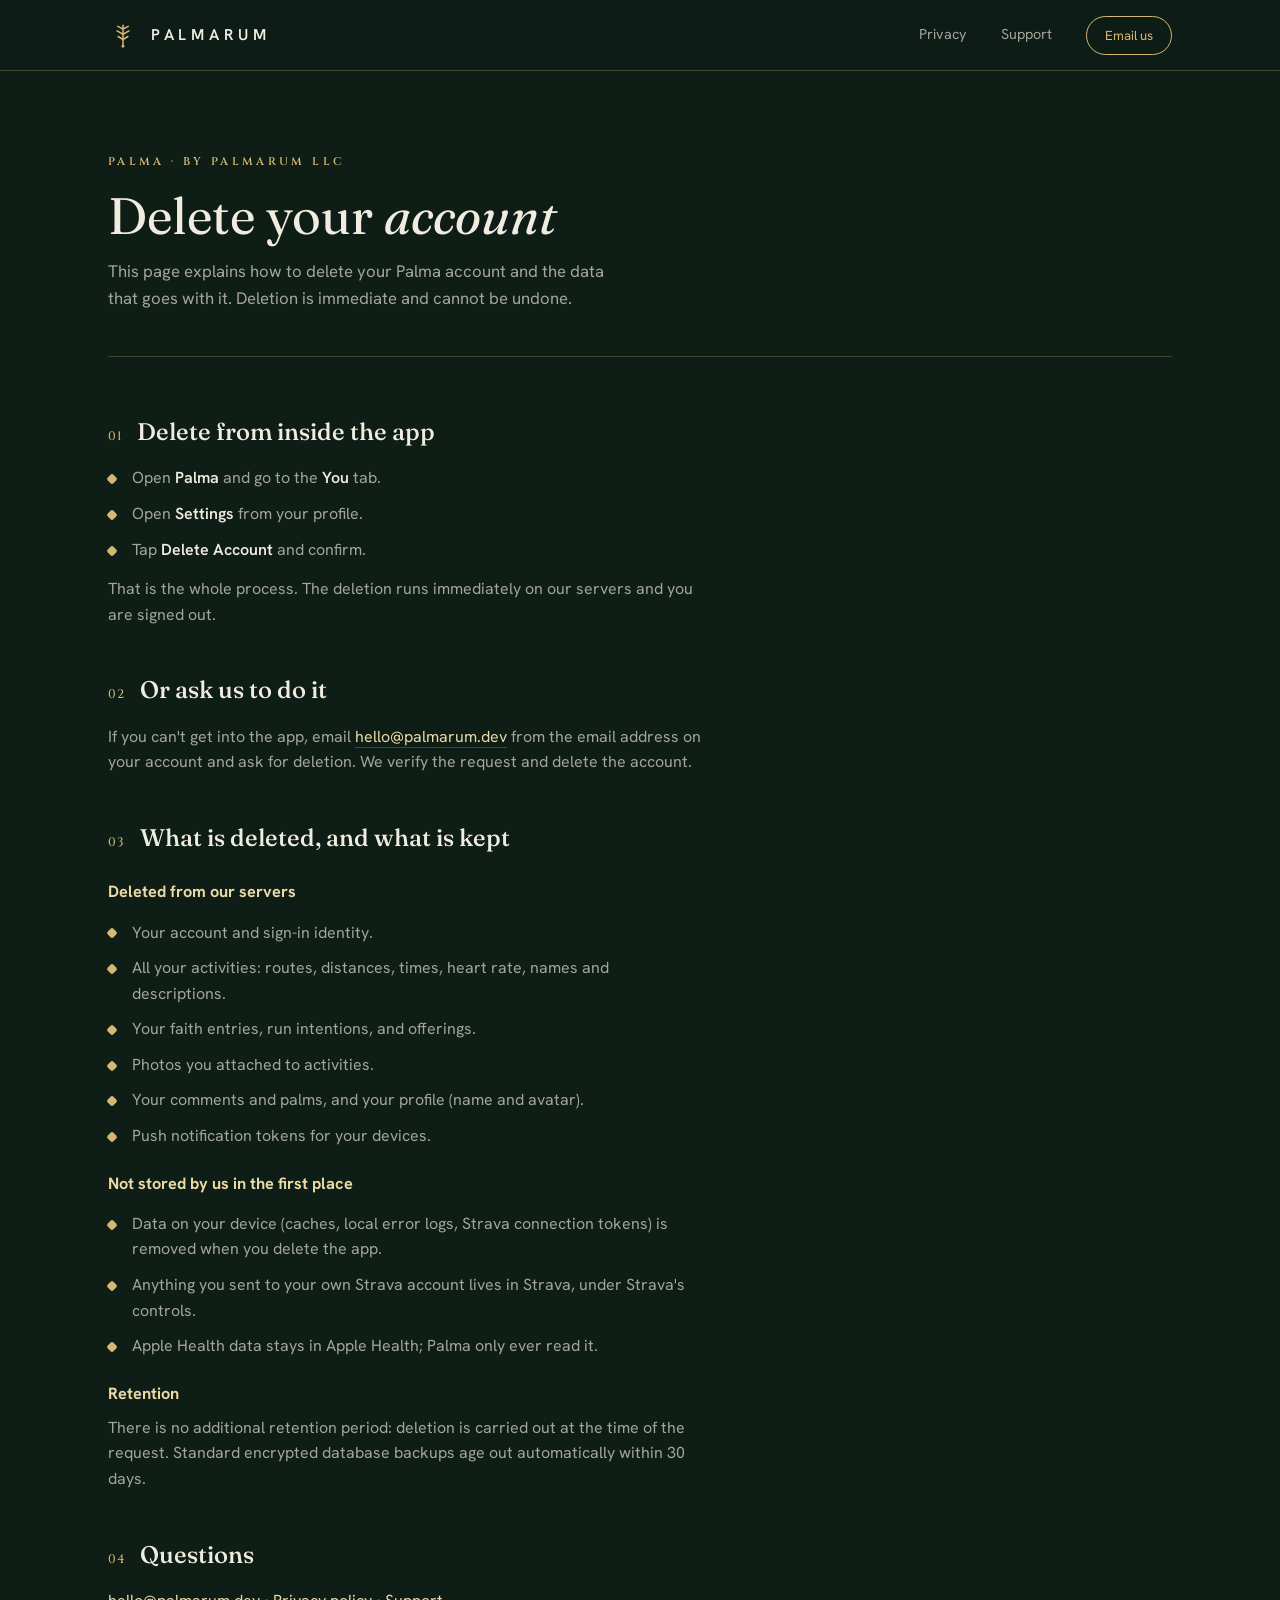
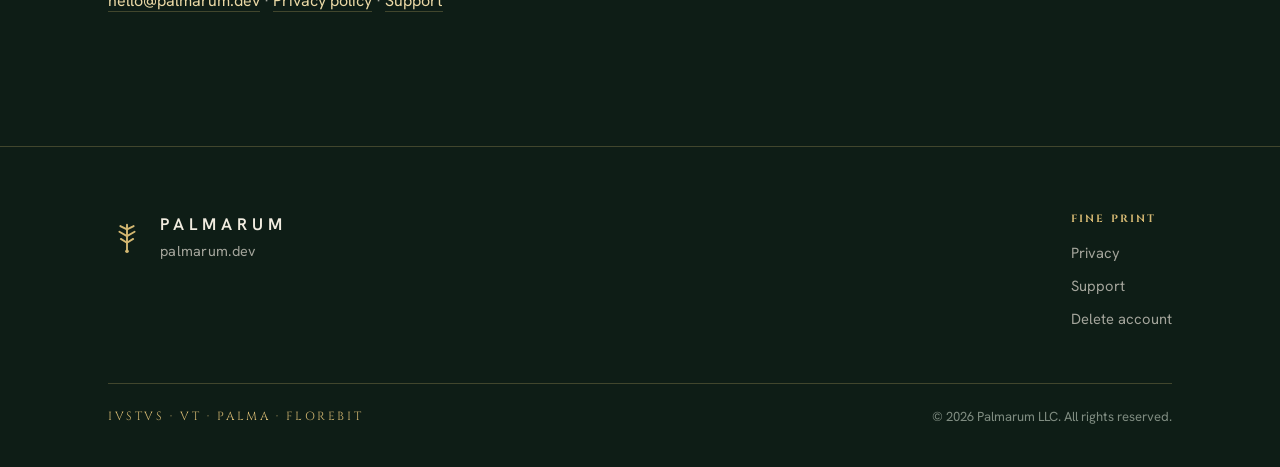
<file: delete-account/index.html>
<!DOCTYPE html>
<html lang="en">
<head>
<meta charset="UTF-8">
<meta name="viewport" content="width=device-width, initial-scale=1.0">
<title>Delete Your Account — Palma</title>
<meta name="description" content="How to delete your Palma account and all associated data, published by Palmarum LLC. In-app steps, what gets deleted, and what is kept.">
<meta name="author" content="Palmarum LLC">
<meta name="theme-color" content="#0E1D16">
<link rel="canonical" href="https://palmarum.dev/delete-account/">
<meta property="og:type" content="website">
<meta property="og:site_name" content="Palmarum">
<meta property="og:title" content="Delete Your Account — Palma">
<meta property="og:description" content="How to delete your Palma account and all associated data.">
<meta property="og:url" content="https://palmarum.dev/delete-account/">
<meta property="og:image" content="https://palmarum.dev/favicon.png">
<link rel="icon" href="/favicon.png" type="image/png">
<link rel="apple-touch-icon" href="/apple-touch-icon.png">
<link rel="preconnect" href="https://fonts.googleapis.com">
<link rel="preconnect" href="https://fonts.gstatic.com" crossorigin>
<link href="https://fonts.googleapis.com/css2?family=Cinzel:wght@500;600&family=Fraunces:ital,opsz,wght@0,9..144,400;0,9..144,500;1,9..144,400&family=Hanken+Grotesk:wght@400;500;600;700&display=swap" rel="stylesheet">
<link rel="stylesheet" href="/styles.css">
</head>
<body>

<a class="skip" href="#top">Skip to content</a>

<svg width="0" height="0" style="position:absolute" aria-hidden="true"><defs>
  <symbol id="ic-mark" viewBox="0 0 40 40">
    <g fill="none" stroke="#D4B872" stroke-width="2" stroke-linecap="round" stroke-linejoin="round">
      <path d="M20 35 L20 7"/>
      <path d="M20 12 L13 8.5 M20 12 L27 8.5"/>
      <path d="M20 19 L12 14.5 M20 19 L28 14.5"/>
      <path d="M20 26 L13.5 22 M20 26 L26.5 22"/>
    </g>
    <circle cx="20" cy="35" r="1.9" fill="#D4B872"/>
  </symbol>
</defs></svg>

<header class="nav">
  <div class="wrap nav-in">
    <a class="brand" href="/" aria-label="Palmarum home">
      <svg class="mk" aria-hidden="true"><use href="#ic-mark"/></svg>
      <span class="name wordmark">Palmarum</span>
    </a>
    <nav class="navlinks" aria-label="Primary">
      <a href="/privacy/">Privacy</a><a href="/support/">Support</a>
      <a class="pill" href="mailto:hello@palmarum.dev">Email us</a>
    </nav>
  </div>
</header>

<main id="top">
<div class="wrap">
  <div class="page-head">
    <span class="eyebrow">Palma · by Palmarum LLC</span>
    <h1>Delete your <span class="serif-it">account</span></h1>
    <p class="sub">This page explains how to delete your Palma account and the data that goes with it. Deletion is immediate and cannot be undone.</p>
  </div>

  <div class="prose">

    <section>
      <h2><span class="num">01</span>Delete from inside the app</h2>
      <ul>
        <li>Open <b>Palma</b> and go to the <b>You</b> tab.</li>
        <li>Open <b>Settings</b> from your profile.</li>
        <li>Tap <b>Delete Account</b> and confirm.</li>
      </ul>
      <p>That is the whole process. The deletion runs immediately on our servers and you are signed out.</p>
    </section>

    <section>
      <h2><span class="num">02</span>Or ask us to do it</h2>
      <p>If you can't get into the app, email <a href="mailto:hello@palmarum.dev">hello@palmarum.dev</a> from the email address on your account and ask for deletion. We verify the request and delete the account.</p>
    </section>

    <section>
      <h2><span class="num">03</span>What is deleted, and what is kept</h2>
      <h3>Deleted from our servers</h3>
      <ul>
        <li>Your account and sign-in identity.</li>
        <li>All your activities: routes, distances, times, heart rate, names and descriptions.</li>
        <li>Your faith entries, run intentions, and offerings.</li>
        <li>Photos you attached to activities.</li>
        <li>Your comments and palms, and your profile (name and avatar).</li>
        <li>Push notification tokens for your devices.</li>
      </ul>
      <h3>Not stored by us in the first place</h3>
      <ul>
        <li>Data on your device (caches, local error logs, Strava connection tokens) is removed when you delete the app.</li>
        <li>Anything you sent to your own Strava account lives in Strava, under Strava's controls.</li>
        <li>Apple Health data stays in Apple Health; Palma only ever read it.</li>
      </ul>
      <h3>Retention</h3>
      <p>There is no additional retention period: deletion is carried out at the time of the request. Standard encrypted database backups age out automatically within 30 days.</p>
    </section>

    <section>
      <h2><span class="num">04</span>Questions</h2>
      <p><a href="mailto:hello@palmarum.dev">hello@palmarum.dev</a> · <a href="/privacy/">Privacy policy</a> · <a href="/support/">Support</a></p>
    </section>

  </div>
</div>
</main>

<footer><div class="wrap">
  <div class="foot-top">
    <div class="foot-brand">
      <svg class="mk" aria-hidden="true"><use href="#ic-mark"/></svg>
      <div><div class="name wordmark">Palmarum</div><div class="dom">palmarum.dev</div></div>
    </div>
    <div class="foot-cols">
      <div class="foot-col"><h4>Fine print</h4><a href="/privacy/">Privacy</a><a href="/support/">Support</a><a href="/delete-account/">Delete account</a></div>
    </div>
  </div>
  <div class="foot-rule">
    <span class="lat">IVSTVS · VT · PALMA · FLOREBIT</span>
    <span class="cr">© 2026 Palmarum LLC. All rights reserved.</span>
  </div>
</div></footer>

</body>
</html>
</file>
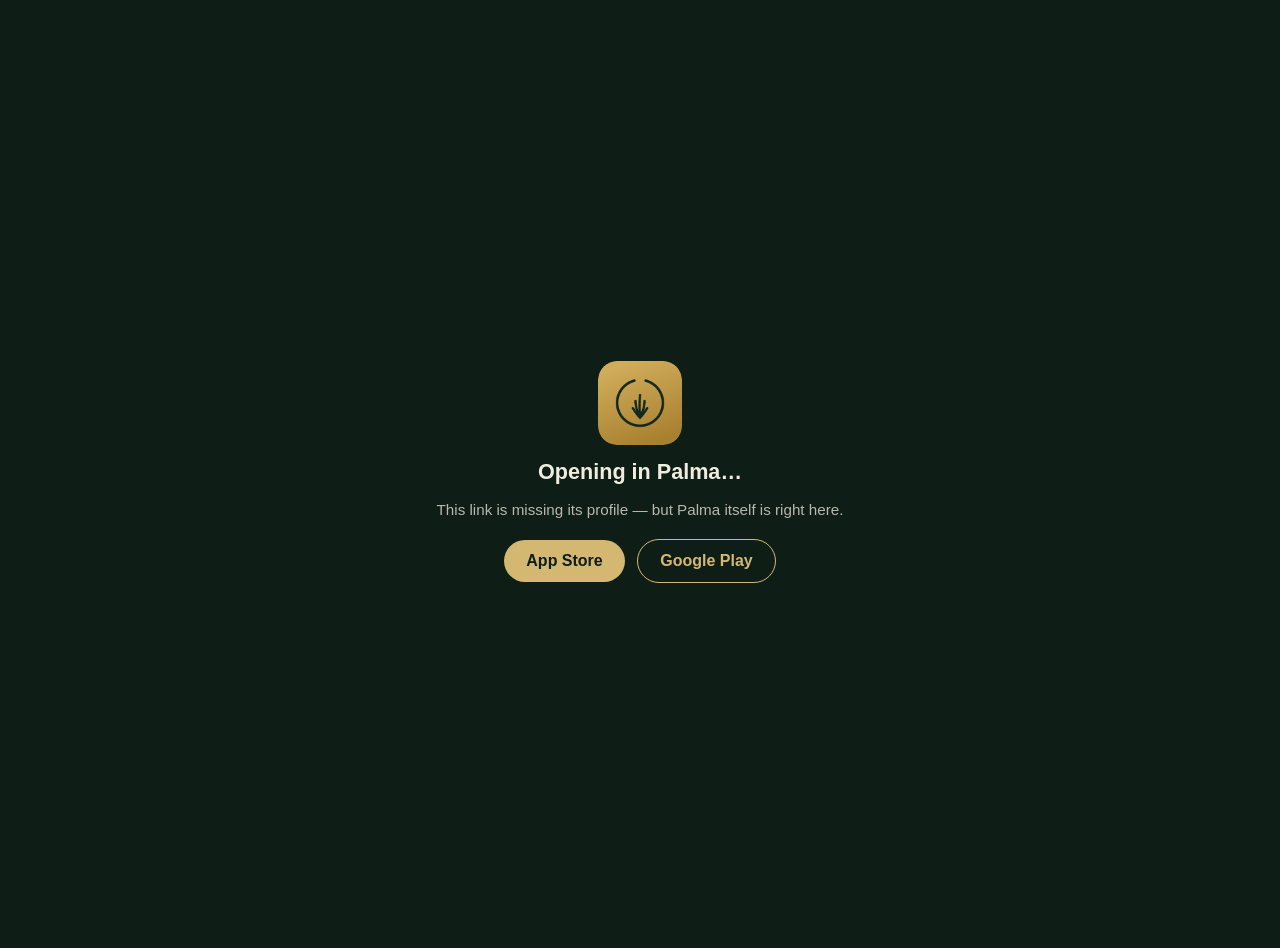
<file: p/index.html>
<!DOCTYPE html>
<html lang="en">
<head>
<meta charset="UTF-8">
<meta name="viewport" content="width=device-width, initial-scale=1.0">
<title>Open in Palma</title>
<meta name="description" content="Opening this profile in Palma — the Catholic workout tracker.">
<meta name="robots" content="noindex">
<link rel="icon" href="/favicon.png" type="image/png">
<style>
  :root { color-scheme: light; }
  body {
    margin: 0; min-height: 100vh; display: grid; place-items: center;
    background: #0E1D16; color: #F1ECE0;
    font-family: "Hanken Grotesk", -apple-system, "Helvetica Neue", Arial, sans-serif;
    text-align: center; padding: 24px;
  }
  .wrap { max-width: 420px; display: grid; gap: 14px; justify-items: center; }
  img.icon { width: 84px; height: 84px; border-radius: 19px; }
  h1 { font-size: 1.35rem; margin: 0; font-weight: 700; }
  p { margin: 0; color: rgba(241,236,224,.75); line-height: 1.5; font-size: .95rem; }
  a.btn {
    display: inline-block; padding: 12px 22px; border-radius: 999px;
    background: #D4B872; color: #0E1D16; font-weight: 700; text-decoration: none;
    margin: 4px;
  }
  a.ghost { background: transparent; color: #D4B872; border: 1.5px solid #D4B872; }
  .stores { display: none; }
  .stores.show { display: block; }
</style>
</head>
<body>
<div class="wrap">
  <img class="icon" src="/favicon.png" alt="Palma app icon">
  <h1>Opening in Palma…</h1>
  <p id="lede">If nothing happens, Palma may not be installed yet — it's free on both stores.</p>
  <div class="stores" id="stores">
    <a class="btn" href="https://apps.apple.com/us/app/palma-running/id6806122487">App&nbsp;Store</a>
    <a class="btn ghost" href="https://play.google.com/store/apps/details?id=com.palmarum.palma">Google&nbsp;Play</a>
  </div>
</div>
<script>
  // A Palma QR code lands here: /p/?u=<userId>. Bounce into the app's
  // member page; if the app never claims the scheme (not installed), show
  // the store buttons after a beat.
  (function () {
    var u = new URLSearchParams(location.search).get('u') || '';
    var ok = /^[0-9a-f-]{16,64}$/i.test(u);
    if (ok) {
      location.href = 'palma://member/' + encodeURIComponent(u);
    } else {
      document.getElementById('lede').textContent =
        'This link is missing its profile — but Palma itself is right here.';
    }
    setTimeout(function () {
      document.getElementById('stores').className = 'stores show';
    }, ok ? 1500 : 0);
  })();
</script>
</body>
</html>
</file>
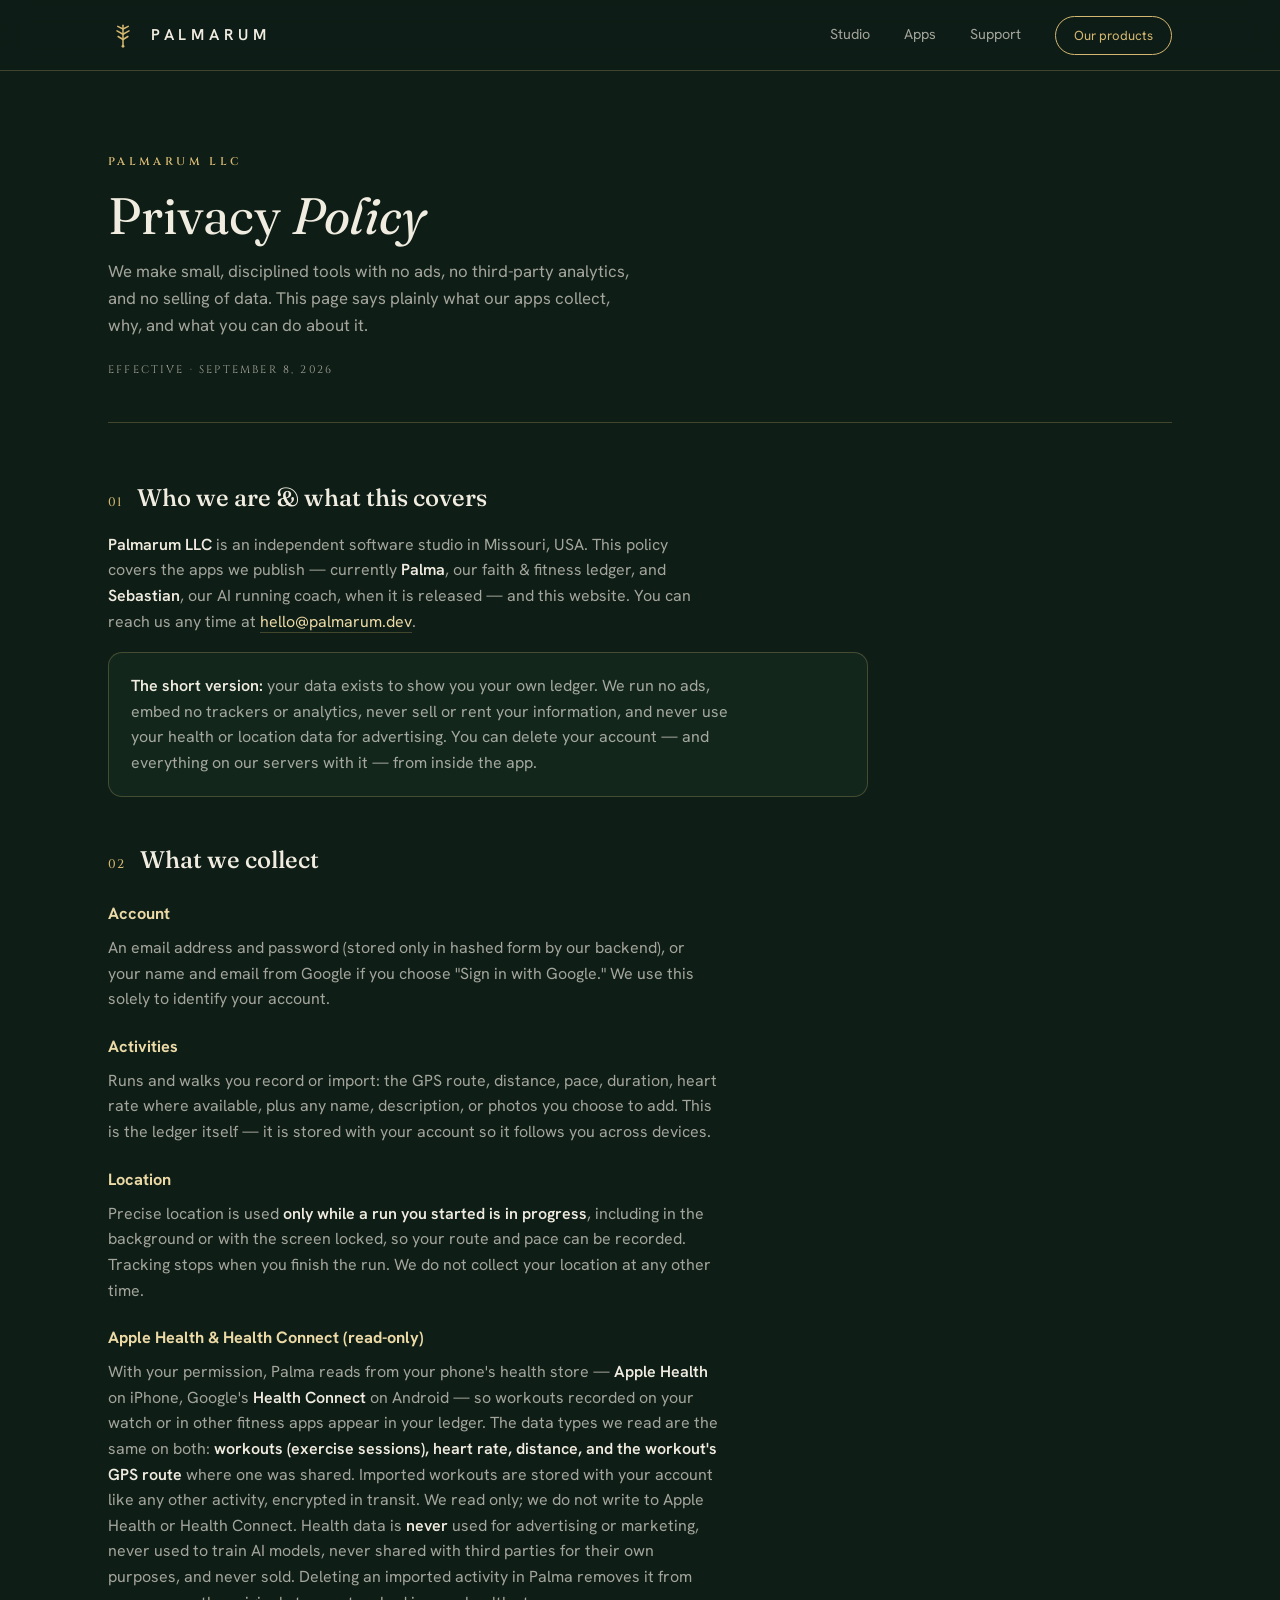
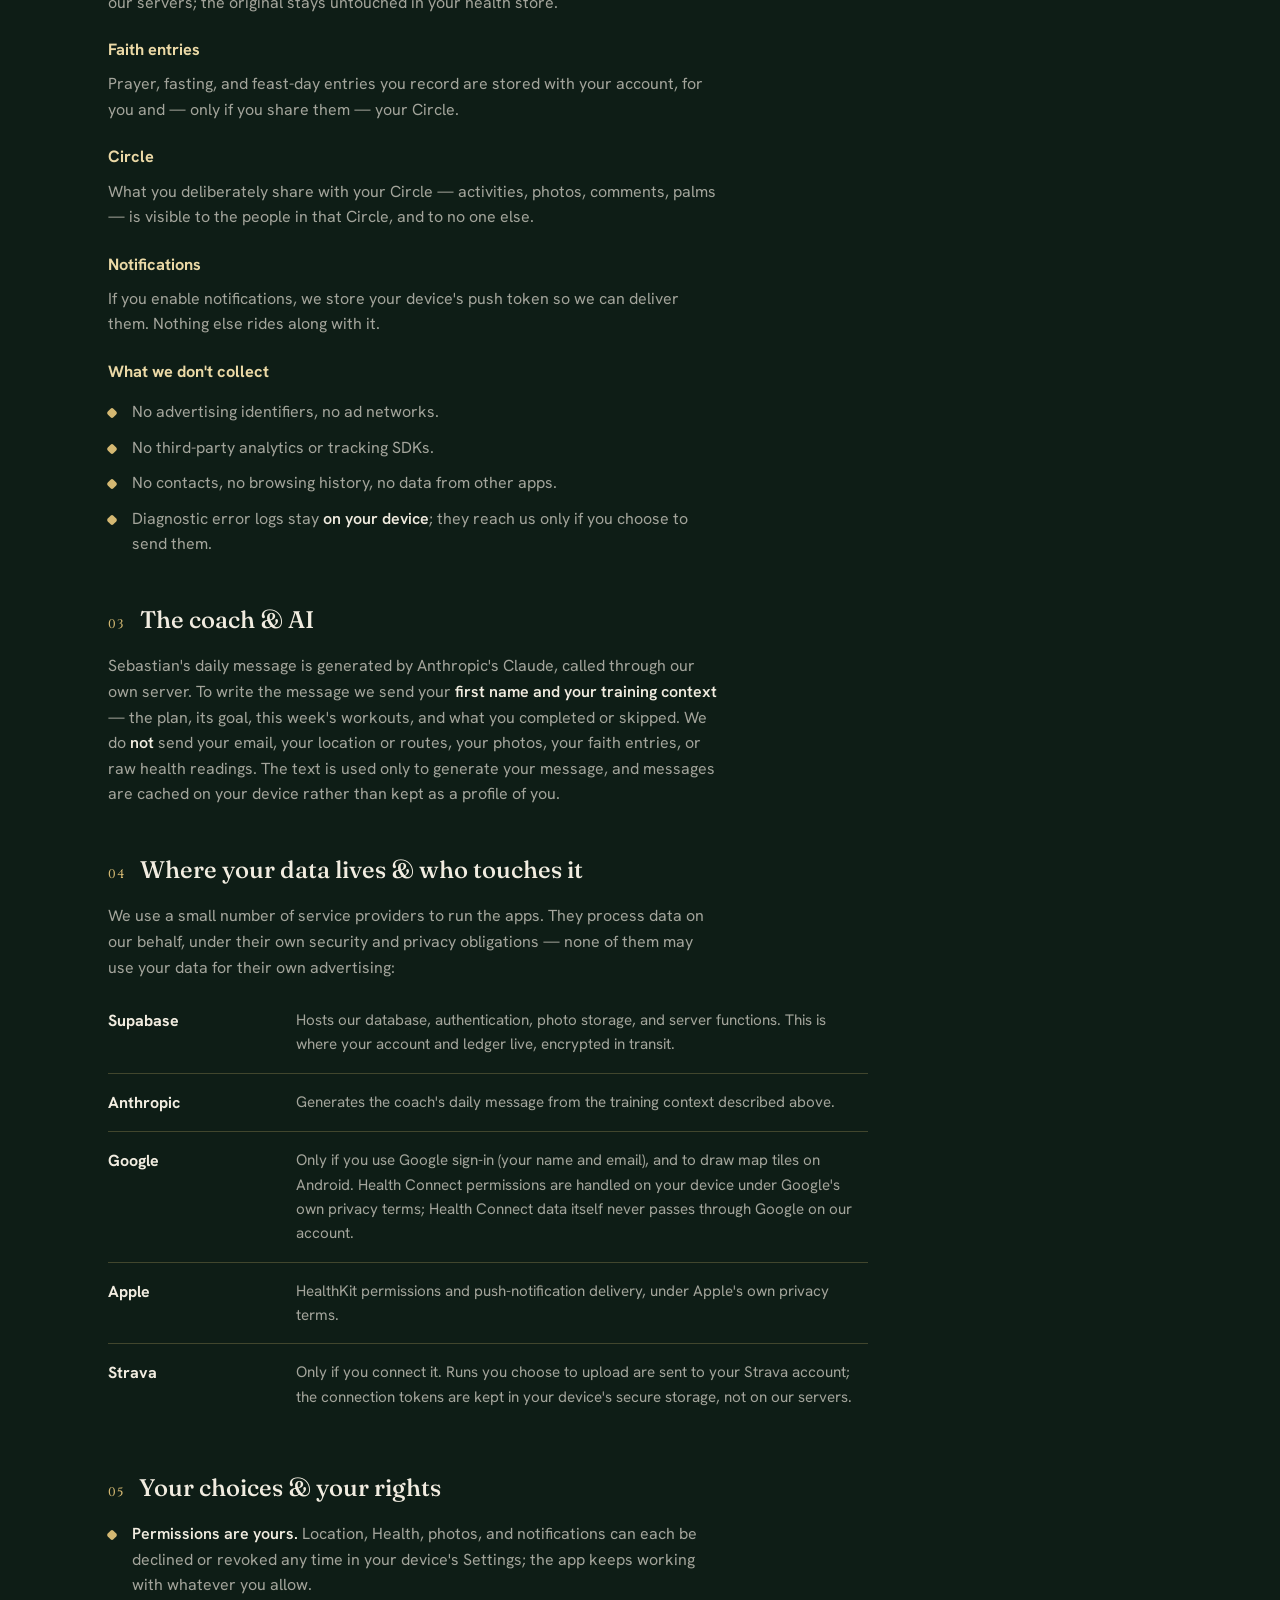
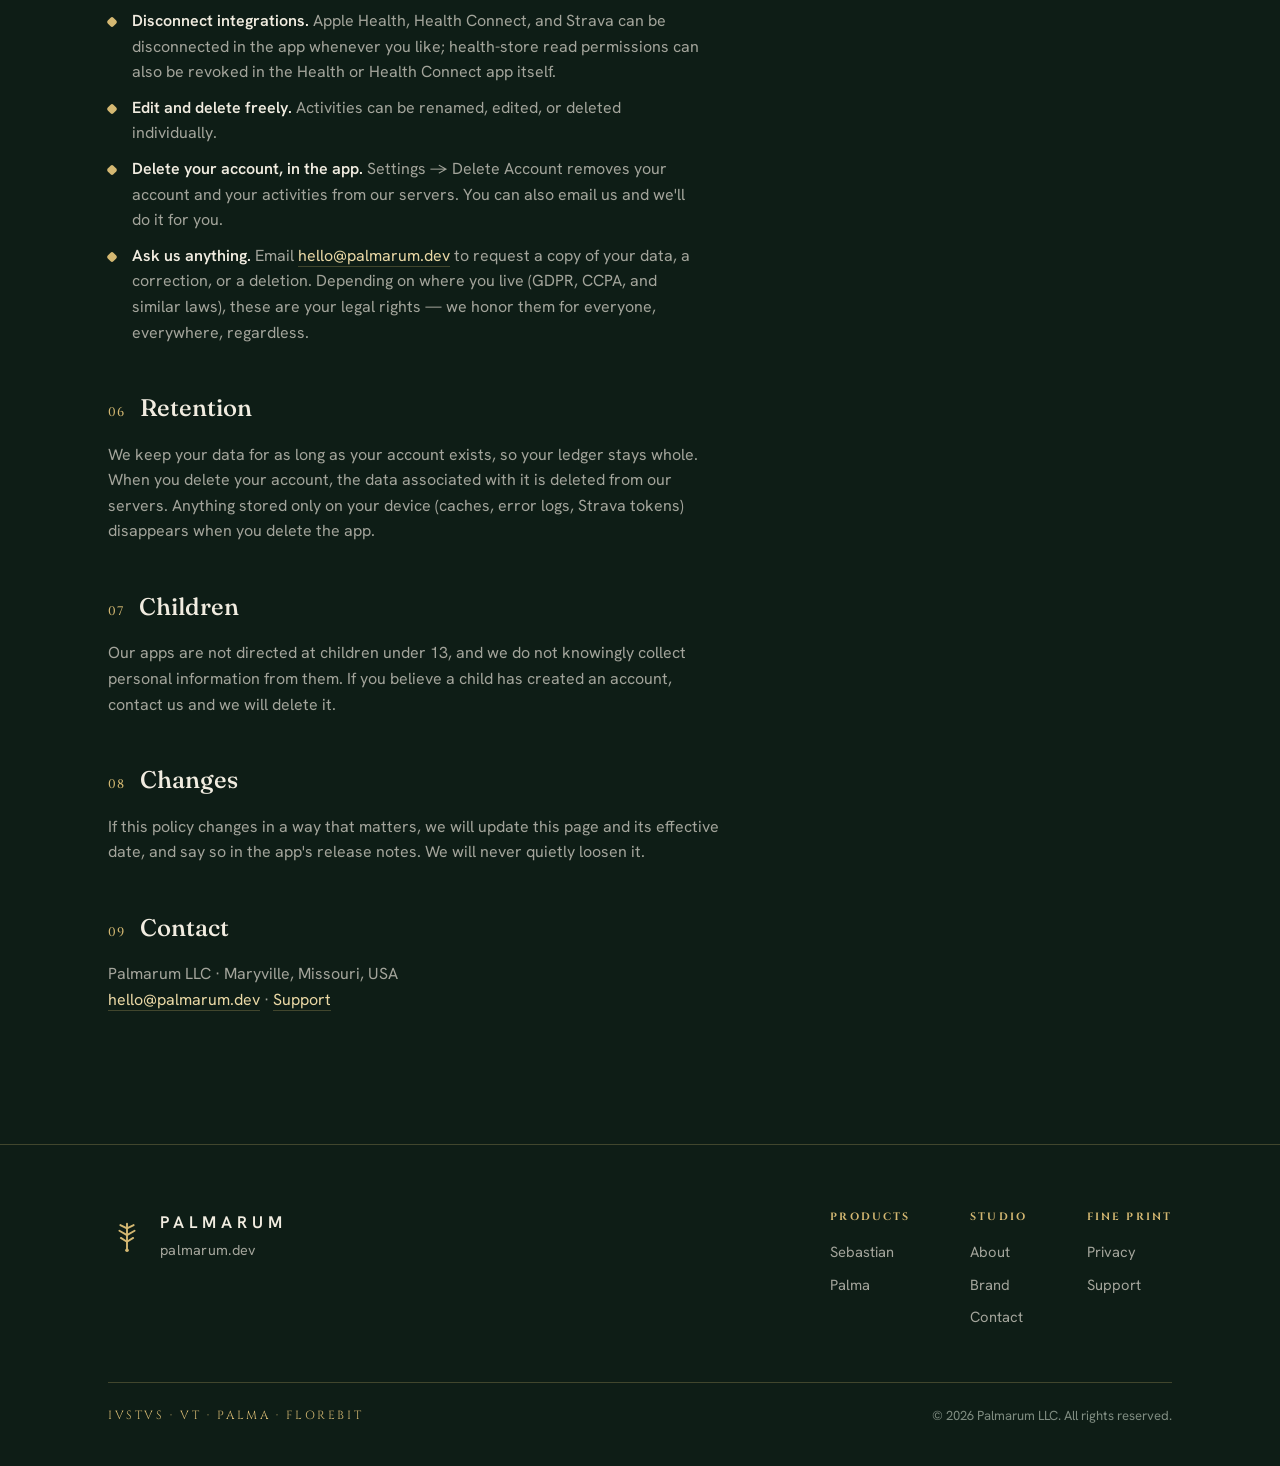
<file: privacy/index.html>
<!DOCTYPE html>
<html lang="en">
<head>
<meta charset="UTF-8">
<meta name="viewport" content="width=device-width, initial-scale=1.0">
<title>Privacy Policy — Palmarum</title>
<meta name="description" content="The privacy policy for Palmarum LLC's apps — Palma and Sebastian. No ads, no trackers, no selling of data. Plain answers about location, Apple Health, Health Connect, and your account.">
<meta name="author" content="Palmarum LLC">
<meta name="theme-color" content="#0E1D16">
<link rel="canonical" href="https://palmarum.dev/privacy/">
<meta property="og:type" content="website">
<meta property="og:site_name" content="Palmarum">
<meta property="og:title" content="Privacy Policy — Palmarum">
<meta property="og:description" content="No ads, no trackers, no selling of data. Plain answers about location, Apple Health, Health Connect, and your account.">
<meta property="og:url" content="https://palmarum.dev/privacy/">
<meta property="og:image" content="https://palmarum.dev/favicon.png">
<link rel="icon" href="/favicon.png" type="image/png">
<link rel="apple-touch-icon" href="/apple-touch-icon.png">
<link rel="preconnect" href="https://fonts.googleapis.com">
<link rel="preconnect" href="https://fonts.gstatic.com" crossorigin>
<link href="https://fonts.googleapis.com/css2?family=Cinzel:wght@500;600&family=Fraunces:ital,opsz,wght@0,9..144,400;0,9..144,500;1,9..144,400&family=Hanken+Grotesk:wght@400;500;600;700&display=swap" rel="stylesheet">
<link rel="stylesheet" href="/styles.css">
</head>
<body>

<a class="skip" href="#top">Skip to content</a>

<svg width="0" height="0" style="position:absolute" aria-hidden="true"><defs>
  <symbol id="ic-mark" viewBox="0 0 40 40">
    <g fill="none" stroke="#D4B872" stroke-width="2" stroke-linecap="round" stroke-linejoin="round">
      <path d="M20 35 L20 7"/>
      <path d="M20 12 L13 8.5 M20 12 L27 8.5"/>
      <path d="M20 19 L12 14.5 M20 19 L28 14.5"/>
      <path d="M20 26 L13.5 22 M20 26 L26.5 22"/>
    </g>
    <circle cx="20" cy="35" r="1.9" fill="#D4B872"/>
  </symbol>
</defs></svg>

<header class="nav">
  <div class="wrap nav-in">
    <a class="brand" href="/" aria-label="Palmarum home">
      <svg class="mk" aria-hidden="true"><use href="#ic-mark"/></svg>
      <span class="name wordmark">Palmarum</span>
    </a>
    <nav class="navlinks" aria-label="Primary">
      <a href="/#studio">Studio</a><a href="/#apps">Apps</a><a href="/support/">Support</a>
      <a class="pill" href="/#apps">Our products</a>
    </nav>
  </div>
</header>

<main id="top">
<div class="wrap">
  <div class="page-head">
    <span class="eyebrow">Palmarum LLC</span>
    <h1>Privacy <span class="serif-it">Policy</span></h1>
    <p class="sub">We make small, disciplined tools with no ads, no third-party analytics, and no selling of data. This page says plainly what our apps collect, why, and what you can do about it.</p>
    <div class="stamp">Effective · September 8, 2026</div>
  </div>

  <div class="prose">

    <section>
      <h2><span class="num">01</span>Who we are &amp; what this covers</h2>
      <p><b>Palmarum LLC</b> is an independent software studio in Missouri, USA. This policy covers the apps we publish — currently <b>Palma</b>, our faith &amp; fitness ledger, and <b>Sebastian</b>, our AI running coach, when it is released — and this website. You can reach us any time at <a href="mailto:hello@palmarum.dev">hello@palmarum.dev</a>.</p>
      <div class="callout">
        <p><b>The short version:</b> your data exists to show you your own ledger. We run no ads, embed no trackers or analytics, never sell or rent your information, and never use your health or location data for advertising. You can delete your account — and everything on our servers with it — from inside the app.</p>
      </div>
    </section>

    <section>
      <h2><span class="num">02</span>What we collect</h2>

      <h3>Account</h3>
      <p>An email address and password (stored only in hashed form by our backend), or your name and email from Google if you choose "Sign in with Google." We use this solely to identify your account.</p>

      <h3>Activities</h3>
      <p>Runs and walks you record or import: the GPS route, distance, pace, duration, heart rate where available, plus any name, description, or photos you choose to add. This is the ledger itself — it is stored with your account so it follows you across devices.</p>

      <h3>Location</h3>
      <p>Precise location is used <b>only while a run you started is in progress</b>, including in the background or with the screen locked, so your route and pace can be recorded. Tracking stops when you finish the run. We do not collect your location at any other time.</p>

      <h3>Apple Health &amp; Health Connect (read-only)</h3>
      <p>With your permission, Palma reads from your phone's health store — <b>Apple Health</b> on iPhone, Google's <b>Health Connect</b> on Android — so workouts recorded on your watch or in other fitness apps appear in your ledger. The data types we read are the same on both: <b>workouts (exercise sessions), heart rate, distance, and the workout's GPS route</b> where one was shared. Imported workouts are stored with your account like any other activity, encrypted in transit. We read only; we do not write to Apple Health or Health Connect. Health data is <b>never</b> used for advertising or marketing, never used to train AI models, never shared with third parties for their own purposes, and never sold. Deleting an imported activity in Palma removes it from our servers; the original stays untouched in your health store.</p>

      <h3>Faith entries</h3>
      <p>Prayer, fasting, and feast-day entries you record are stored with your account, for you and — only if you share them — your Circle.</p>

      <h3>Circle</h3>
      <p>What you deliberately share with your Circle — activities, photos, comments, palms — is visible to the people in that Circle, and to no one else.</p>

      <h3>Notifications</h3>
      <p>If you enable notifications, we store your device's push token so we can deliver them. Nothing else rides along with it.</p>

      <h3>What we don't collect</h3>
      <ul>
        <li>No advertising identifiers, no ad networks.</li>
        <li>No third-party analytics or tracking SDKs.</li>
        <li>No contacts, no browsing history, no data from other apps.</li>
        <li>Diagnostic error logs stay <b>on your device</b>; they reach us only if you choose to send them.</li>
      </ul>
    </section>

    <section>
      <h2><span class="num">03</span>The coach &amp; AI</h2>
      <p>Sebastian's daily message is generated by Anthropic's Claude, called through our own server. To write the message we send your <b>first name and your training context</b> — the plan, its goal, this week's workouts, and what you completed or skipped. We do <b>not</b> send your email, your location or routes, your photos, your faith entries, or raw health readings. The text is used only to generate your message, and messages are cached on your device rather than kept as a profile of you.</p>
    </section>

    <section>
      <h2><span class="num">04</span>Where your data lives &amp; who touches it</h2>
      <p>We use a small number of service providers to run the apps. They process data on our behalf, under their own security and privacy obligations — none of them may use your data for their own advertising:</p>
      <div>
        <div class="svc"><span class="sn">Supabase</span><span class="sd">Hosts our database, authentication, photo storage, and server functions. This is where your account and ledger live, encrypted in transit.</span></div>
        <div class="svc"><span class="sn">Anthropic</span><span class="sd">Generates the coach's daily message from the training context described above.</span></div>
        <div class="svc"><span class="sn">Google</span><span class="sd">Only if you use Google sign-in (your name and email), and to draw map tiles on Android. Health Connect permissions are handled on your device under Google's own privacy terms; Health Connect data itself never passes through Google on our account.</span></div>
        <div class="svc"><span class="sn">Apple</span><span class="sd">HealthKit permissions and push-notification delivery, under Apple's own privacy terms.</span></div>
        <div class="svc"><span class="sn">Strava</span><span class="sd">Only if you connect it. Runs you choose to upload are sent to your Strava account; the connection tokens are kept in your device's secure storage, not on our servers.</span></div>
      </div>
    </section>

    <section>
      <h2><span class="num">05</span>Your choices &amp; your rights</h2>
      <ul>
        <li><b>Permissions are yours.</b> Location, Health, photos, and notifications can each be declined or revoked any time in your device's Settings; the app keeps working with whatever you allow.</li>
        <li><b>Disconnect integrations.</b> Apple Health, Health Connect, and Strava can be disconnected in the app whenever you like; health-store read permissions can also be revoked in the Health or Health Connect app itself.</li>
        <li><b>Edit and delete freely.</b> Activities can be renamed, edited, or deleted individually.</li>
        <li><b>Delete your account, in the app.</b> Settings → Delete Account removes your account and your activities from our servers. You can also email us and we'll do it for you.</li>
        <li><b>Ask us anything.</b> Email <a href="mailto:hello@palmarum.dev">hello@palmarum.dev</a> to request a copy of your data, a correction, or a deletion. Depending on where you live (GDPR, CCPA, and similar laws), these are your legal rights — we honor them for everyone, everywhere, regardless.</li>
      </ul>
    </section>

    <section>
      <h2><span class="num">06</span>Retention</h2>
      <p>We keep your data for as long as your account exists, so your ledger stays whole. When you delete your account, the data associated with it is deleted from our servers. Anything stored only on your device (caches, error logs, Strava tokens) disappears when you delete the app.</p>
    </section>

    <section>
      <h2><span class="num">07</span>Children</h2>
      <p>Our apps are not directed at children under 13, and we do not knowingly collect personal information from them. If you believe a child has created an account, contact us and we will delete it.</p>
    </section>

    <section>
      <h2><span class="num">08</span>Changes</h2>
      <p>If this policy changes in a way that matters, we will update this page and its effective date, and say so in the app's release notes. We will never quietly loosen it.</p>
    </section>

    <section>
      <h2><span class="num">09</span>Contact</h2>
      <p>Palmarum LLC · Maryville, Missouri, USA<br>
      <a href="mailto:hello@palmarum.dev">hello@palmarum.dev</a> · <a href="/support/">Support</a></p>
    </section>

  </div>
</div>
</main>

<footer><div class="wrap">
  <div class="foot-top">
    <div class="foot-brand">
      <svg class="mk" aria-hidden="true"><use href="#ic-mark"/></svg>
      <div><div class="name wordmark">Palmarum</div><div class="dom">palmarum.dev</div></div>
    </div>
    <div class="foot-cols">
      <div class="foot-col"><h4>Products</h4><a href="/#apps">Sebastian</a><a href="/#apps">Palma</a></div>
      <div class="foot-col"><h4>Studio</h4><a href="/#studio">About</a><a href="/#brand">Brand</a><a href="mailto:hello@palmarum.dev">Contact</a></div>
      <div class="foot-col"><h4>Fine print</h4><a href="/privacy/">Privacy</a><a href="/support/">Support</a></div>
    </div>
  </div>
  <div class="foot-rule">
    <span class="lat">IVSTVS · VT · PALMA · FLOREBIT</span>
    <span class="cr">© 2026 Palmarum LLC. All rights reserved.</span>
  </div>
</div></footer>

</body>
</html>
</file>
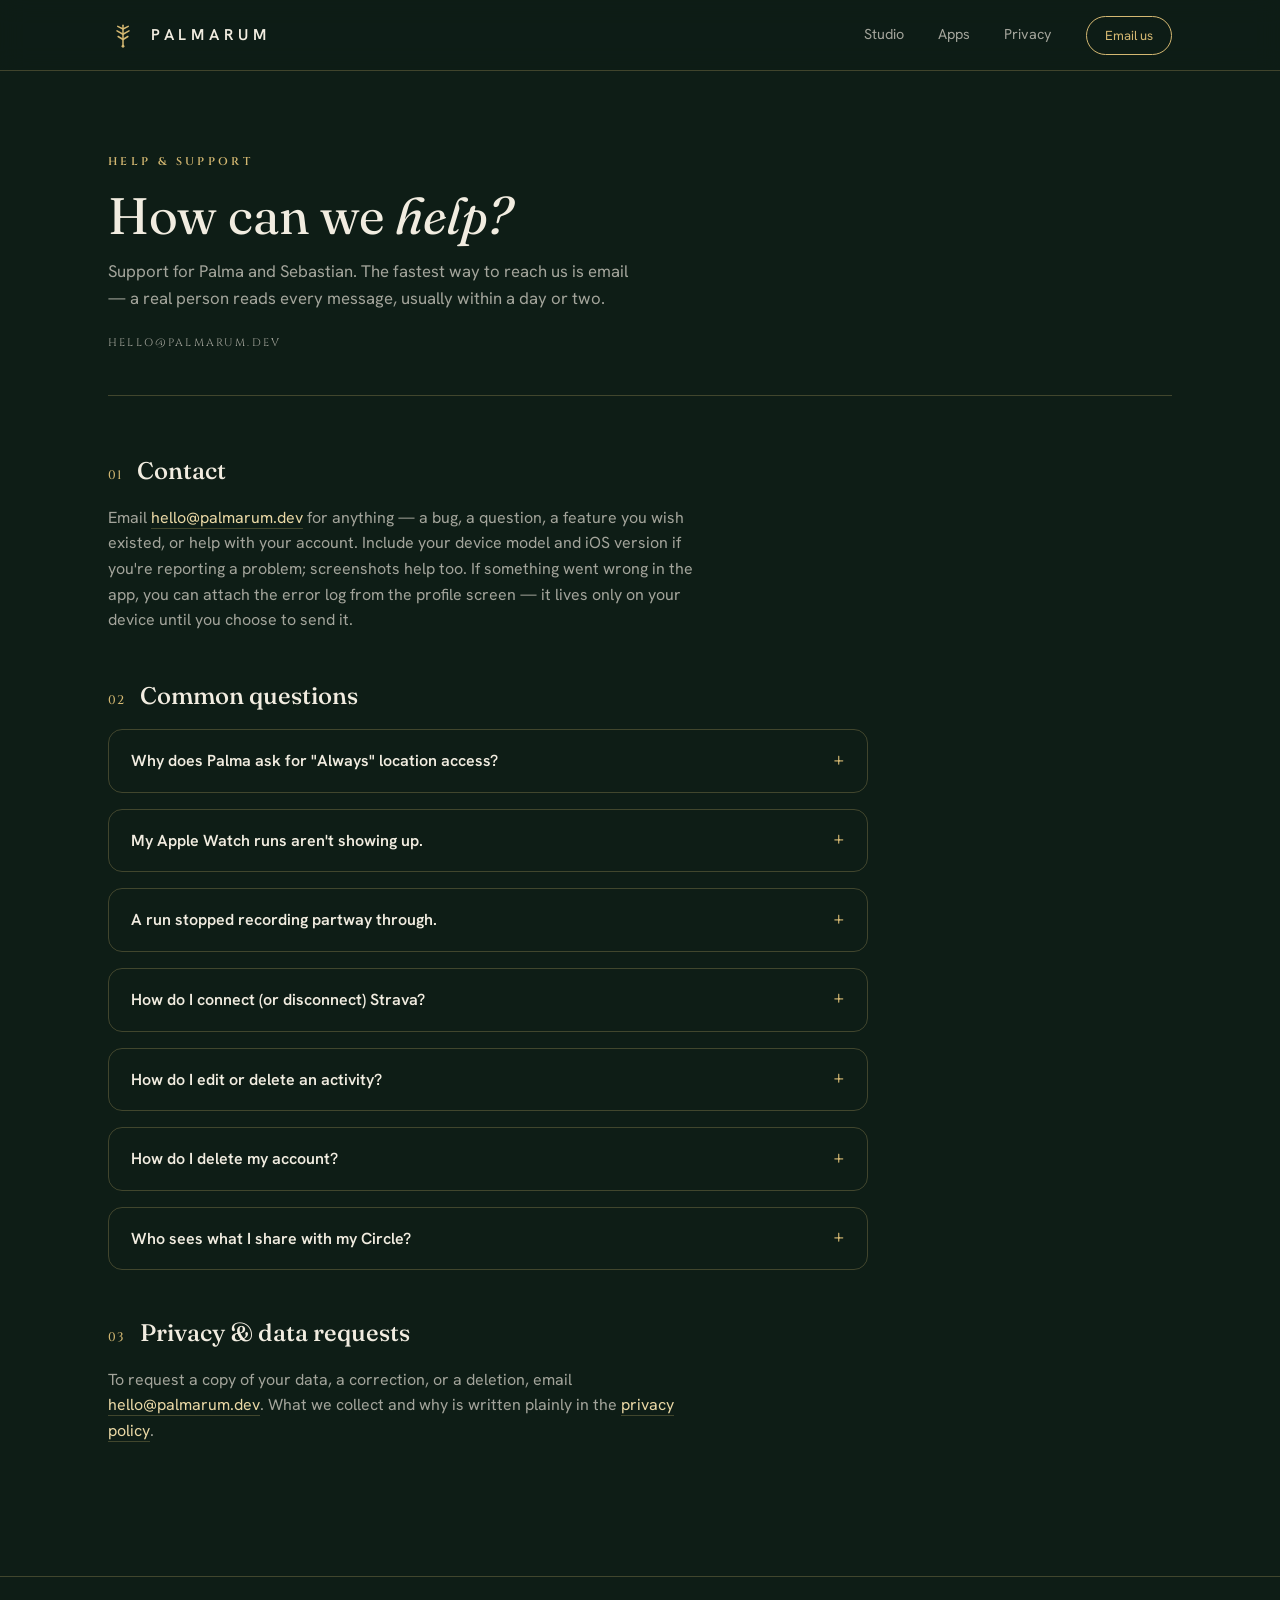
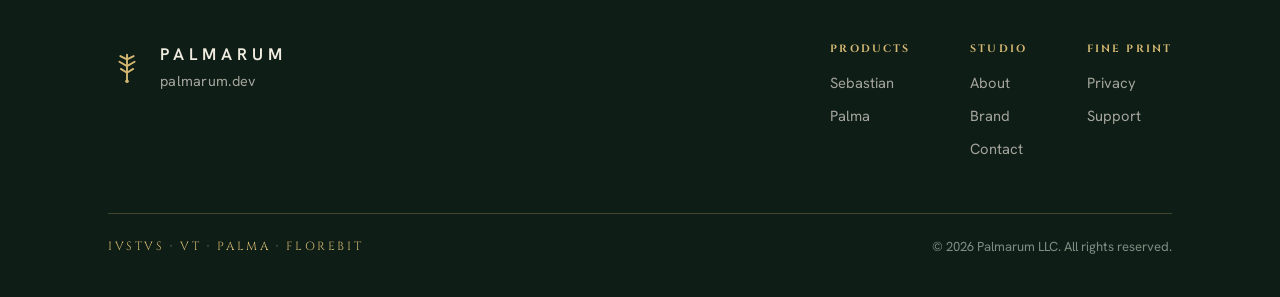
<file: support/index.html>
<!DOCTYPE html>
<html lang="en">
<head>
<meta charset="UTF-8">
<meta name="viewport" content="width=device-width, initial-scale=1.0">
<title>Support — Palmarum</title>
<meta name="description" content="Support for Palma and Sebastian, the apps of Palmarum LLC. Answers on run tracking, Apple Health, Strava, and your account — and a real person at the other end of the email.">
<meta name="author" content="Palmarum LLC">
<meta name="theme-color" content="#0E1D16">
<link rel="canonical" href="https://palmarum.dev/support/">
<meta property="og:type" content="website">
<meta property="og:site_name" content="Palmarum">
<meta property="og:title" content="Support — Palmarum">
<meta property="og:description" content="Answers on run tracking, Apple Health, Strava, and your account — and a real person at the other end of the email.">
<meta property="og:url" content="https://palmarum.dev/support/">
<meta property="og:image" content="https://palmarum.dev/favicon.png">
<link rel="icon" href="/favicon.png" type="image/png">
<link rel="apple-touch-icon" href="/apple-touch-icon.png">
<link rel="preconnect" href="https://fonts.googleapis.com">
<link rel="preconnect" href="https://fonts.gstatic.com" crossorigin>
<link href="https://fonts.googleapis.com/css2?family=Cinzel:wght@500;600&family=Fraunces:ital,opsz,wght@0,9..144,400;0,9..144,500;1,9..144,400&family=Hanken+Grotesk:wght@400;500;600;700&display=swap" rel="stylesheet">
<link rel="stylesheet" href="/styles.css">
</head>
<body>

<a class="skip" href="#top">Skip to content</a>

<svg width="0" height="0" style="position:absolute" aria-hidden="true"><defs>
  <symbol id="ic-mark" viewBox="0 0 40 40">
    <g fill="none" stroke="#D4B872" stroke-width="2" stroke-linecap="round" stroke-linejoin="round">
      <path d="M20 35 L20 7"/>
      <path d="M20 12 L13 8.5 M20 12 L27 8.5"/>
      <path d="M20 19 L12 14.5 M20 19 L28 14.5"/>
      <path d="M20 26 L13.5 22 M20 26 L26.5 22"/>
    </g>
    <circle cx="20" cy="35" r="1.9" fill="#D4B872"/>
  </symbol>
</defs></svg>

<header class="nav">
  <div class="wrap nav-in">
    <a class="brand" href="/" aria-label="Palmarum home">
      <svg class="mk" aria-hidden="true"><use href="#ic-mark"/></svg>
      <span class="name wordmark">Palmarum</span>
    </a>
    <nav class="navlinks" aria-label="Primary">
      <a href="/#studio">Studio</a><a href="/#apps">Apps</a><a href="/privacy/">Privacy</a>
      <a class="pill" href="mailto:hello@palmarum.dev">Email us</a>
    </nav>
  </div>
</header>

<main id="top">
<div class="wrap">
  <div class="page-head">
    <span class="eyebrow">Help &amp; Support</span>
    <h1>How can we <span class="serif-it">help?</span></h1>
    <p class="sub">Support for Palma and Sebastian. The fastest way to reach us is email — a real person reads every message, usually within a day or two.</p>
    <div class="stamp"><a href="mailto:hello@palmarum.dev" style="color:inherit">hello@palmarum.dev</a></div>
  </div>

  <div class="prose">

    <section>
      <h2><span class="num">01</span>Contact</h2>
      <p>Email <a href="mailto:hello@palmarum.dev">hello@palmarum.dev</a> for anything — a bug, a question, a feature you wish existed, or help with your account. Include your device model and iOS version if you're reporting a problem; screenshots help too. If something went wrong in the app, you can attach the error log from the profile screen — it lives only on your device until you choose to send it.</p>
    </section>

    <section>
      <h2><span class="num">02</span>Common questions</h2>

      <details class="faq">
        <summary>Why does Palma ask for "Always" location access?</summary>
        <div class="faq-body">
          <p>So a run keeps recording when your screen locks or you switch apps mid-run. Location is tracked <b>only while a run you started is in progress</b> — never in the background otherwise. You can verify this yourself in iOS Settings → Privacy → Location Services, where iOS shows you when an app last used your location.</p>
          <p>If you'd rather grant "While Using," runs still record as long as Palma stays in the foreground.</p>
        </div>
      </details>

      <details class="faq">
        <summary>My Apple Watch runs aren't showing up.</summary>
        <div class="faq-body">
          <p>Palma reads workouts from Apple Health, so two switches matter: your watch must be saving workouts to Health (it does by default), and Palma must have Health access — check iOS Settings → Privacy → Health → Palma, and make sure Workouts and Heart Rate are allowed.</p>
          <p>Then pull down to refresh in the app. Note that Apple never tells apps when Health access was declined — it just returns no data — so if the list stays empty, the Settings check above is the fix.</p>
        </div>
      </details>

      <details class="faq">
        <summary>A run stopped recording partway through.</summary>
        <div class="faq-body">
          <p>Almost always this is iOS shutting background work down: Low Power Mode, or Background App Refresh turned off for Palma. Check Settings → Battery (Low Power Mode) and Settings → General → Background App Refresh → Palma.</p>
          <p>If it happens again after that, email us with the date of the run and your device model — we'll dig in.</p>
        </div>
      </details>

      <details class="faq">
        <summary>How do I connect (or disconnect) Strava?</summary>
        <div class="faq-body">
          <p>Connect from the profile screen — it opens Strava's own sign-in page, and only runs you choose to upload are sent to your Strava account. Disconnect any time in the same place; you can also revoke Palma's access from Strava's settings at strava.com/settings/apps.</p>
        </div>
      </details>

      <details class="faq">
        <summary>How do I edit or delete an activity?</summary>
        <div class="faq-body">
          <p>Open the activity and use its edit control — the name, description, and the stats its card shows can all be changed. Deleting an activity removes it from your ledger and from your Circle's view.</p>
        </div>
      </details>

      <details class="faq">
        <summary>How do I delete my account?</summary>
        <div class="faq-body">
          <p>In the app: Settings → Delete Account. This removes your account and your activities from our servers — it is immediate and cannot be undone. If you can't get into the app, email us from the address on the account and we'll delete it for you.</p>
        </div>
      </details>

      <details class="faq">
        <summary>Who sees what I share with my Circle?</summary>
        <div class="faq-body">
          <p>Only the people in that Circle. Nothing you record is public, and nothing is shared unless you share it. The full detail is in our <a href="/privacy/">privacy policy</a>.</p>
        </div>
      </details>
    </section>

    <section>
      <h2><span class="num">03</span>Privacy &amp; data requests</h2>
      <p>To request a copy of your data, a correction, or a deletion, email <a href="mailto:hello@palmarum.dev">hello@palmarum.dev</a>. What we collect and why is written plainly in the <a href="/privacy/">privacy policy</a>.</p>
    </section>

  </div>
</div>
</main>

<footer><div class="wrap">
  <div class="foot-top">
    <div class="foot-brand">
      <svg class="mk" aria-hidden="true"><use href="#ic-mark"/></svg>
      <div><div class="name wordmark">Palmarum</div><div class="dom">palmarum.dev</div></div>
    </div>
    <div class="foot-cols">
      <div class="foot-col"><h4>Products</h4><a href="/#apps">Sebastian</a><a href="/#apps">Palma</a></div>
      <div class="foot-col"><h4>Studio</h4><a href="/#studio">About</a><a href="/#brand">Brand</a><a href="mailto:hello@palmarum.dev">Contact</a></div>
      <div class="foot-col"><h4>Fine print</h4><a href="/privacy/">Privacy</a><a href="/support/">Support</a></div>
    </div>
  </div>
  <div class="foot-rule">
    <span class="lat">IVSTVS · VT · PALMA · FLOREBIT</span>
    <span class="cr">© 2026 Palmarum LLC. All rights reserved.</span>
  </div>
</div></footer>

</body>
</html>
</file>
<file: styles.css>
:root{
  --ink:#0E1D16; --panel:#12261C; --green:#1B4030; --green-deep:#123026;
  --gilt:#D4B872; --gilt-2:#EBD9A6; --vellum:#F1ECE0; --vellum-dim:rgba(241,236,224,.66);
  --line:rgba(212,184,114,.26);
  --seb-ink:#0F141B; --seb-panel:#1A212B; --seb-rose:#DD9088; --seb-red:#B23A2E; --seb-cream:#F1ECE3;
  --seb-dim:rgba(241,236,227,.55); --seb-line:rgba(221,144,136,.28);
  --pal-green:#16382A; --pal-panel:#1F4634; --pal-gold:#D4B872; --pal-cream:#EFE9D8;
  --pal-dim:rgba(239,233,216,.62); --pal-line:rgba(212,184,114,.26);
  --shadow:0 34px 80px -34px rgba(0,0,0,.66); --maxw:1120px;
}
*{box-sizing:border-box;margin:0;padding:0}
html{scroll-behavior:smooth}
body{background:var(--ink);color:var(--vellum);font-family:"Hanken Grotesk",system-ui,sans-serif;line-height:1.6;-webkit-font-smoothing:antialiased;overflow-x:hidden}
.wrap{max-width:var(--maxw);margin:0 auto;padding:0 28px}
::selection{background:var(--gilt);color:var(--ink)}
a{color:inherit;text-decoration:none}
img{max-width:100%}
.eyebrow{font-family:"Cinzel",serif;font-weight:600;letter-spacing:.3em;text-transform:uppercase;font-size:.7rem;color:var(--gilt)}
.display{font-family:"Fraunces",serif;font-weight:400;line-height:1.02;letter-spacing:-.01em}
.serif-it{font-family:"Fraunces",serif;font-style:italic}
/* modern wordmark */
.wordmark{font-family:"Hanken Grotesk",sans-serif;font-weight:600;letter-spacing:.3em;text-transform:uppercase}

/* skip link */
.skip{position:absolute;left:-999px;top:0;background:var(--gilt);color:var(--ink);padding:10px 18px;border-radius:0 0 10px 0;font-weight:600;z-index:100}
.skip:focus{left:0}
:focus-visible{outline:2px solid var(--gilt);outline-offset:3px;border-radius:4px}

/* nav */
header.nav{position:sticky;top:0;z-index:50;background:rgba(14,29,22,.82);backdrop-filter:blur(12px);border-bottom:1px solid var(--line)}
.nav-in{display:flex;align-items:center;justify-content:space-between;height:70px}
.brand{display:flex;align-items:center;gap:13px}
.brand .mk{width:30px;height:30px;flex:none}
.brand .name{font-size:.98rem}
.navlinks{display:flex;gap:34px;align-items:center}
.navlinks a{font-size:.9rem;color:var(--vellum-dim);transition:color .2s}
.navlinks a:hover{color:var(--gilt-2)}
.navlinks .pill{border:1px solid var(--gilt);color:var(--gilt);padding:8px 18px;border-radius:999px;font-size:.82rem;transition:background .25s,color .25s}
.navlinks .pill:hover{background:var(--gilt);color:var(--ink)}
@media(max-width:760px){.navlinks a:not(.pill){display:none}}

/* hero */
.hero{position:relative;padding:100px 0 88px;overflow:hidden}
.hero-glow{position:absolute;inset:-20% 30% auto -20%;height:520px;background:radial-gradient(60% 60% at 30% 20%,rgba(27,64,48,.7),transparent 70%);pointer-events:none;filter:blur(10px)}
.hero-grid{position:relative;display:grid;grid-template-columns:1.15fr .85fr;gap:56px;align-items:center}
@media(max-width:880px){.hero-grid{grid-template-columns:1fr;gap:44px}}
.hero h1{font-size:clamp(2.7rem,6.2vw,4.6rem);margin:22px 0 0}
.hero h1 .and{color:var(--gilt-2)}
.hero p.lead{margin-top:26px;max-width:36ch;font-size:1.12rem;color:var(--vellum-dim)}
.cta-row{display:flex;gap:16px;margin-top:34px;flex-wrap:wrap}
.btn{padding:14px 26px;border-radius:999px;font-weight:600;font-size:.95rem;transition:transform .2s,background .25s,color .25s,border-color .25s;display:inline-block}
.btn-gilt{background:var(--gilt);color:var(--ink)}
.btn-gilt:hover{transform:translateY(-2px);background:var(--gilt-2)}
.btn-ghost{border:1px solid var(--line);color:var(--vellum)}
.btn-ghost:hover{border-color:var(--gilt);color:var(--gilt-2)}
.mark-stage{display:flex;flex-direction:column;align-items:center;gap:26px}
.mark-hero{width:min(210px,58vw);height:auto}
.inscription{text-align:center}
.inscription .lat{font-family:"Cinzel",serif;letter-spacing:.24em;color:var(--gilt);font-size:.9rem;font-weight:500}
.inscription .tr{font-family:"Fraunces",serif;font-style:italic;color:var(--vellum-dim);font-size:.9rem;margin-top:6px}

/* credo */
.credo{border-block:1px solid var(--line);background:var(--panel)}
.credo-in{padding:34px 0;text-align:center}
.credo p{font-family:"Fraunces",serif;font-size:clamp(1.15rem,2.4vw,1.6rem);font-weight:400;max-width:56ch;margin:0 auto;line-height:1.35}
.credo .mark{color:var(--gilt)}

/* section frame */
section.band{padding:88px 0}
.sec-head{display:flex;flex-direction:column;gap:14px;margin-bottom:46px;max-width:58ch}
.sec-head h2{font-family:"Fraunces",serif;font-weight:400;font-size:clamp(2rem,4.4vw,3rem);line-height:1.05}
.sec-head p{color:var(--vellum-dim);font-size:1.05rem}

/* apps: arched niches */
.niches{display:grid;grid-template-columns:1fr 1fr;gap:30px}
@media(max-width:820px){.niches{grid-template-columns:1fr}}
.niche{position:relative;border:1px solid var(--line);border-top-left-radius:180px;border-top-right-radius:180px;padding:50px 34px 36px;text-align:center;overflow:hidden;transition:transform .3s ease,box-shadow .3s ease,border-color .3s ease}
.niche::before{content:"";position:absolute;inset:13px 13px 13px;border:1px solid var(--line);border-top-left-radius:170px;border-top-right-radius:170px;pointer-events:none;opacity:.55}
.niche:hover{transform:translateY(-6px);box-shadow:var(--shadow)}
.niche.sebastian{background:linear-gradient(180deg,#141B24,#0F141B)}
.niche.palma{background:linear-gradient(180deg,#1F4735,#16382A)}
.niche.sebastian:hover{border-color:var(--seb-rose)}
.niche.palma:hover{border-color:var(--pal-gold)}
.tile{width:76px;height:76px;margin:0 auto 20px;border-radius:22px;display:grid;place-items:center}
.app-mark{display:block;height:auto;object-fit:contain}
.niche.sebastian .tile{background:#0E1319;box-shadow:0 0 40px -8px rgba(178,58,46,.5);border:1px solid var(--seb-line)}
.niche.palma .tile{background:#16382A;box-shadow:0 0 40px -8px rgba(212,184,114,.4);border:1px solid var(--pal-line)}
.n-cat{font-family:"Hanken Grotesk",sans-serif;font-weight:600;letter-spacing:.26em;font-size:.66rem;text-transform:uppercase}
.niche.sebastian .n-cat{color:var(--seb-rose)}
.niche.palma .n-cat{color:var(--pal-gold)}
.n-title-seb{font-family:"Archivo",sans-serif;font-weight:800;text-transform:uppercase;letter-spacing:-.005em;font-size:2rem;color:var(--seb-cream);margin:8px 0 0}
.n-title-pal{font-family:"Fraunces",serif;font-weight:500;font-size:2.3rem;color:var(--pal-cream);margin:6px 0 0;letter-spacing:.01em}
.n-desc{font-size:1rem;max-width:34ch;margin:14px auto 0}
.niche.sebastian .n-desc{color:var(--seb-dim)}
.niche.palma .n-desc{color:var(--pal-dim)}
.seb-plan{margin:18px auto 0;display:inline-block;font-family:"Hanken Grotesk",sans-serif;font-weight:700;letter-spacing:.16em;font-size:.66rem;color:var(--seb-rose);border:1px solid var(--seb-line);border-radius:999px;padding:6px 14px}
.seb-quote{font-size:.98rem;color:var(--seb-cream);max-width:32ch;margin:16px auto 0}
.pal-stats{display:flex;justify-content:center;margin:20px auto 4px;max-width:320px}
.pal-stats > div{flex:1;position:relative;padding:0 6px}
.pal-stats > div + div::before{content:"";position:absolute;left:0;top:14%;height:72%;width:1px;background:var(--pal-line)}
.pal-stats b{display:block;font-family:"Fraunces",serif;font-weight:500;font-size:1.5rem;color:var(--pal-cream)}
.pal-stats span{font-size:.6rem;letter-spacing:.16em;text-transform:uppercase;color:var(--pal-dim)}
.n-foot{margin-top:20px;padding-top:16px;border-top:1px solid var(--line);font-family:"Fraunces",serif;font-style:italic;font-size:.88rem}
.niche.sebastian .n-foot{color:var(--seb-dim)}
.niche.palma .n-foot{color:var(--pal-dim)}

/* studio */
.studio{display:grid;grid-template-columns:.9fr 1.1fr;gap:48px;align-items:center}
@media(max-width:820px){.studio{grid-template-columns:1fr;gap:28px}}
.studio .big{font-family:"Fraunces",serif;font-weight:400;font-size:clamp(1.6rem,3.2vw,2.3rem);line-height:1.25;margin-top:16px}
.studio .big em{font-style:italic;color:var(--gilt-2)}
.facts{display:flex;flex-direction:column;gap:18px}
.fact{display:flex;gap:16px;align-items:baseline;border-bottom:1px solid var(--line);padding-bottom:16px}
.fact .k{font-family:"Cinzel",serif;color:var(--gilt);font-size:.72rem;letter-spacing:.16em;min-width:104px;text-transform:uppercase}
.fact .v{color:var(--vellum-dim)}

/* brand sheet */
.sheet{background:var(--vellum);color:#14271E}
.sheet .eyebrow{color:var(--green)}
.sheet-head{padding:84px 0 10px;text-align:center}
.sheet-head h2{font-family:"Fraunces",serif;font-weight:400;font-size:clamp(2.2rem,5vw,3.4rem);margin-top:14px}
.sheet-head .sub{color:#4c5a4f;margin-top:14px;font-size:1.05rem}
.blk{padding:54px 0;border-top:1px solid rgba(20,39,30,.14)}
.blk-title{display:flex;align-items:baseline;gap:16px;margin-bottom:28px}
.blk-title .num{font-family:"Cinzel",serif;color:var(--gilt);font-size:.8rem;letter-spacing:.1em}
.blk-title h3{font-family:"Fraunces",serif;font-weight:500;font-size:1.7rem}
.pal-group{margin-bottom:26px}
.pal-group .gl{font-family:"Cinzel",serif;font-size:.66rem;letter-spacing:.2em;text-transform:uppercase;color:#6b7970;margin-bottom:12px}
.swatches{display:grid;grid-template-columns:repeat(4,1fr);gap:14px}
@media(max-width:640px){.swatches{grid-template-columns:repeat(2,1fr)}}
.sw{border-radius:12px;overflow:hidden;border:1px solid rgba(20,39,30,.12)}
.sw .chip{height:80px}
.sw .meta{padding:11px 12px 13px;background:#fff}
.sw .nm{font-weight:600;font-size:.9rem}
.sw .hx{font-size:.78rem;color:#6b7970;letter-spacing:.04em;font-variant-numeric:tabular-nums}
.type-rows{display:flex;flex-direction:column;gap:24px}
.type-row{display:grid;grid-template-columns:160px 1fr;gap:24px;align-items:center;border-bottom:1px solid rgba(20,39,30,.12);padding-bottom:24px}
.type-row:last-child{border-bottom:none}
@media(max-width:640px){.type-row{grid-template-columns:1fr;gap:8px}}
.type-row .rn{font-weight:700;font-size:.95rem}
.type-row .rd{font-size:.8rem;color:#6b7970}
.spec-cinzel{font-family:"Cinzel",serif;font-weight:600;letter-spacing:.2em;font-size:1.4rem;color:var(--green)}
.spec-fraunces{font-family:"Fraunces",serif;font-weight:400;font-size:2rem;line-height:1.1}
.spec-archivo{font-family:"Archivo",sans-serif;font-weight:800;text-transform:uppercase;font-size:1.8rem;color:#14271E;letter-spacing:-.01em}
.spec-hanken{font-family:"Hanken Grotesk",sans-serif;font-size:1rem;color:#2c3a31;max-width:52ch}
.spec-hanken b{font-weight:700}
.spec-word{font-family:"Hanken Grotesk";font-weight:600;letter-spacing:.3em;text-transform:uppercase;font-size:1.3rem;color:#14271E}

/* marks */
.marks-grid{display:grid;grid-template-columns:1.05fr 1fr;gap:34px;align-items:center}
@media(max-width:760px){.marks-grid{grid-template-columns:1fr}}
.mark-card{background:var(--ink);border-radius:16px;padding:44px 36px;display:flex;flex-direction:column;align-items:center;gap:26px;min-height:220px}
.mark-card .lockup{display:flex;align-items:center;gap:12px}
.mark-card .lockup .name{color:var(--vellum);font-size:1.05rem}
.child-marks{display:flex;gap:16px;margin-top:22px}
.child-marks .cm{flex:1;border-radius:16px;padding:20px;text-align:center}
.child-marks .cm.s{background:#0F141B}
.child-marks .cm.p{background:#16382A}
.child-marks .cm .lbl{font-family:"Hanken Grotesk";font-weight:600;letter-spacing:.14em;font-size:.6rem;text-transform:uppercase;margin-top:12px}
.child-marks .cm.s .lbl{color:var(--seb-rose)}
.child-marks .cm.p .lbl{color:var(--pal-gold)}
.mark-notes p{margin-bottom:14px;color:#3a483f}
.mark-notes .lead{font-family:"Fraunces",serif;font-size:1.25rem;color:#14271E;margin-bottom:16px}

/* voice */
.voice-cols{display:grid;grid-template-columns:1fr 1fr;gap:22px}
@media(max-width:700px){.voice-cols{grid-template-columns:1fr}}
.vcard{border-radius:14px;padding:24px;border:1px solid rgba(20,39,30,.12)}
.vcard.s{background:#0F141B;color:var(--seb-cream)}
.vcard.p{background:#16382A;color:var(--pal-cream)}
.vcard .vh{font-family:"Cinzel",serif;font-size:.66rem;letter-spacing:.2em;text-transform:uppercase;margin-bottom:14px}
.vcard.s .vh{color:var(--seb-rose)}
.vcard.p .vh{color:var(--pal-gold)}
.vcard .qt{font-size:1.02rem;line-height:1.5;margin-bottom:10px}
.vcard.s .qt{font-family:"Hanken Grotesk";font-weight:600}
.vcard.p .qt{font-family:"Fraunces",serif;font-style:italic}
.vcard .tag{font-size:.82rem;opacity:.7;margin-top:14px}
.principles{list-style:none;display:grid;grid-template-columns:1fr 1fr;gap:14px;margin-top:24px}
@media(max-width:640px){.principles{grid-template-columns:1fr}}
.principles li{padding-left:24px;position:relative;color:#2c3a31;font-size:.98rem}
.principles li::before{content:"";position:absolute;left:0;top:.58em;width:9px;height:9px;background:var(--gilt);border-radius:2px;transform:rotate(45deg)}
.principles li b{font-weight:700}
.lex{display:grid;grid-template-columns:repeat(2,1fr);gap:14px 40px}
@media(max-width:640px){.lex{grid-template-columns:1fr}}
.lex .row{display:flex;gap:14px;align-items:baseline;border-bottom:1px solid rgba(20,39,30,.1);padding-bottom:12px}
.lex .t{font-family:"Fraunces",serif;font-weight:500;font-size:1.02rem;min-width:118px;color:#14271E}
.lex .d{font-size:.9rem;color:#4c5a4f}
.mottos{display:grid;grid-template-columns:1fr 1fr;gap:20px;margin-top:24px}
@media(max-width:640px){.mottos{grid-template-columns:1fr}}
.motto{border:1px solid rgba(20,39,30,.14);border-radius:12px;padding:22px}
.motto .lb{font-family:"Cinzel",serif;font-size:.62rem;letter-spacing:.2em;text-transform:uppercase;color:var(--gilt);display:block;margin-bottom:10px}
.motto .en{font-family:"Fraunces",serif;font-size:1.35rem;color:#14271E}
.motto .la{font-family:"Fraunces",serif;font-style:italic;color:#4c5a4f;margin-top:6px}

/* footer */
footer{background:var(--ink);padding:64px 0 40px;border-top:1px solid var(--line)}
.foot-top{display:flex;justify-content:space-between;align-items:flex-start;gap:30px;flex-wrap:wrap}
.foot-brand{display:flex;gap:14px;align-items:center}
.foot-brand .mk{width:38px;height:38px}
.foot-brand .name{font-size:1.05rem}
.foot-brand .dom{color:var(--vellum-dim);font-size:.9rem;margin-top:3px;letter-spacing:.02em}
.foot-cols{display:flex;gap:60px;flex-wrap:wrap}
.foot-col h4{font-family:"Cinzel",serif;font-size:.66rem;letter-spacing:.2em;color:var(--gilt);text-transform:uppercase;margin-bottom:14px}
.foot-col a{display:block;color:var(--vellum-dim);font-size:.92rem;margin-bottom:9px;transition:color .2s}
.foot-col a:hover{color:var(--gilt-2)}
.foot-rule{border-top:1px solid var(--line);margin-top:44px;padding-top:22px;display:flex;justify-content:space-between;gap:16px;flex-wrap:wrap;align-items:center}
.foot-rule .lat{font-family:"Cinzel",serif;letter-spacing:.22em;color:var(--gilt);font-size:.74rem}
.foot-rule .cr{color:#7f8c81;font-size:.82rem}

/* prose pages (privacy, support) */
.page-head{padding:76px 0 44px;border-bottom:1px solid var(--line)}
.page-head h1{font-family:"Fraunces",serif;font-weight:400;font-size:clamp(2.2rem,5vw,3.2rem);margin-top:16px;line-height:1.05}
.page-head .sub{color:var(--vellum-dim);margin-top:16px;max-width:58ch;font-size:1.05rem}
.page-head .stamp{font-family:"Cinzel",serif;font-size:.68rem;letter-spacing:.2em;text-transform:uppercase;color:var(--vellum-dim);margin-top:22px}
.prose{padding:56px 0 88px;max-width:760px}
.prose section{margin-bottom:44px}
.prose h2{font-family:"Fraunces",serif;font-weight:500;font-size:1.5rem;margin-bottom:14px;display:flex;align-items:baseline;gap:14px}
.prose h2 .num{font-family:"Cinzel",serif;color:var(--gilt);font-size:.78rem;letter-spacing:.1em;flex:none}
.prose h3{font-family:"Hanken Grotesk",sans-serif;font-weight:700;font-size:1.02rem;margin:22px 0 8px;color:var(--gilt-2)}
.prose p{color:var(--vellum-dim);margin-bottom:12px;max-width:68ch}
.prose p b,.prose li b{color:var(--vellum);font-weight:600}
.prose a{color:var(--gilt-2);border-bottom:1px solid var(--line);transition:border-color .2s}
.prose a:hover{border-color:var(--gilt)}
.prose ul{list-style:none;margin:14px 0}
.prose ul li{padding-left:24px;position:relative;color:var(--vellum-dim);margin-bottom:10px;max-width:66ch}
.prose ul li::before{content:"";position:absolute;left:0;top:.62em;width:8px;height:8px;background:var(--gilt);border-radius:2px;transform:rotate(45deg)}
.prose .callout{border:1px solid var(--line);border-radius:14px;padding:20px 22px;margin:18px 0;background:var(--panel)}
.prose .callout p{margin-bottom:0}
.svc{border-bottom:1px solid var(--line);padding:16px 0;display:grid;grid-template-columns:170px 1fr;gap:18px}
.svc:last-child{border-bottom:none}
@media(max-width:560px){.svc{grid-template-columns:1fr;gap:6px}}
.svc .sn{font-weight:700;color:var(--vellum)}
.svc .sd{color:var(--vellum-dim);font-size:.95rem}
.faq{border:1px solid var(--line);border-radius:14px;margin-bottom:16px;overflow:hidden}
.faq summary{cursor:pointer;padding:18px 22px;font-weight:600;color:var(--vellum);list-style:none;display:flex;justify-content:space-between;align-items:center;gap:16px}
.faq summary::-webkit-details-marker{display:none}
.faq summary::after{content:"+";font-family:"Fraunces",serif;color:var(--gilt);font-size:1.3rem;line-height:1;flex:none;transition:transform .2s}
.faq[open] summary::after{transform:rotate(45deg)}
.faq .faq-body{padding:0 22px 20px}
.faq .faq-body p{margin-bottom:10px}
.faq .faq-body p:last-child{margin-bottom:0}

/* motion */
.rise{opacity:0;transform:translateY(18px);animation:rise .9s cubic-bezier(.2,.7,.2,1) forwards}
.d1{animation-delay:.05s}.d2{animation-delay:.15s}.d3{animation-delay:.28s}.d4{animation-delay:.42s}
@keyframes rise{to{opacity:1;transform:none}}
.draw path,.draw line{stroke-dasharray:600;stroke-dashoffset:600;animation:draw 2s ease forwards}
@keyframes draw{to{stroke-dashoffset:0}}
@media(prefers-reduced-motion:reduce){
  .rise{animation:none;opacity:1;transform:none}
  .draw path,.draw line{animation:none;stroke-dashoffset:0}
  html{scroll-behavior:auto}
}

/* App Store link inside a product card */
.n-link{display:inline-block;margin-top:18px;font-weight:600;font-size:.92rem;color:var(--gilt);text-decoration:none;border-bottom:1px solid rgba(212,184,114,.45);padding-bottom:2px}
.n-link:hover{color:var(--gilt-2);border-bottom-color:var(--gilt-2)}

/* Real app icons are full-bleed squares; round them the way a phone does */
.app-icon{border-radius:22%}

/* Official store badges. Apple's SVG is edge-to-edge; Google's PNG carries
   ~1/6 transparent padding per side, so it renders taller to match. */
.store-badges{display:flex;align-items:center;flex-wrap:wrap;gap:10px}
.store-badges img{display:block;width:auto}
.badge-appstore{height:50px}
.badge-play{height:75px;margin:-8px}
</file>
